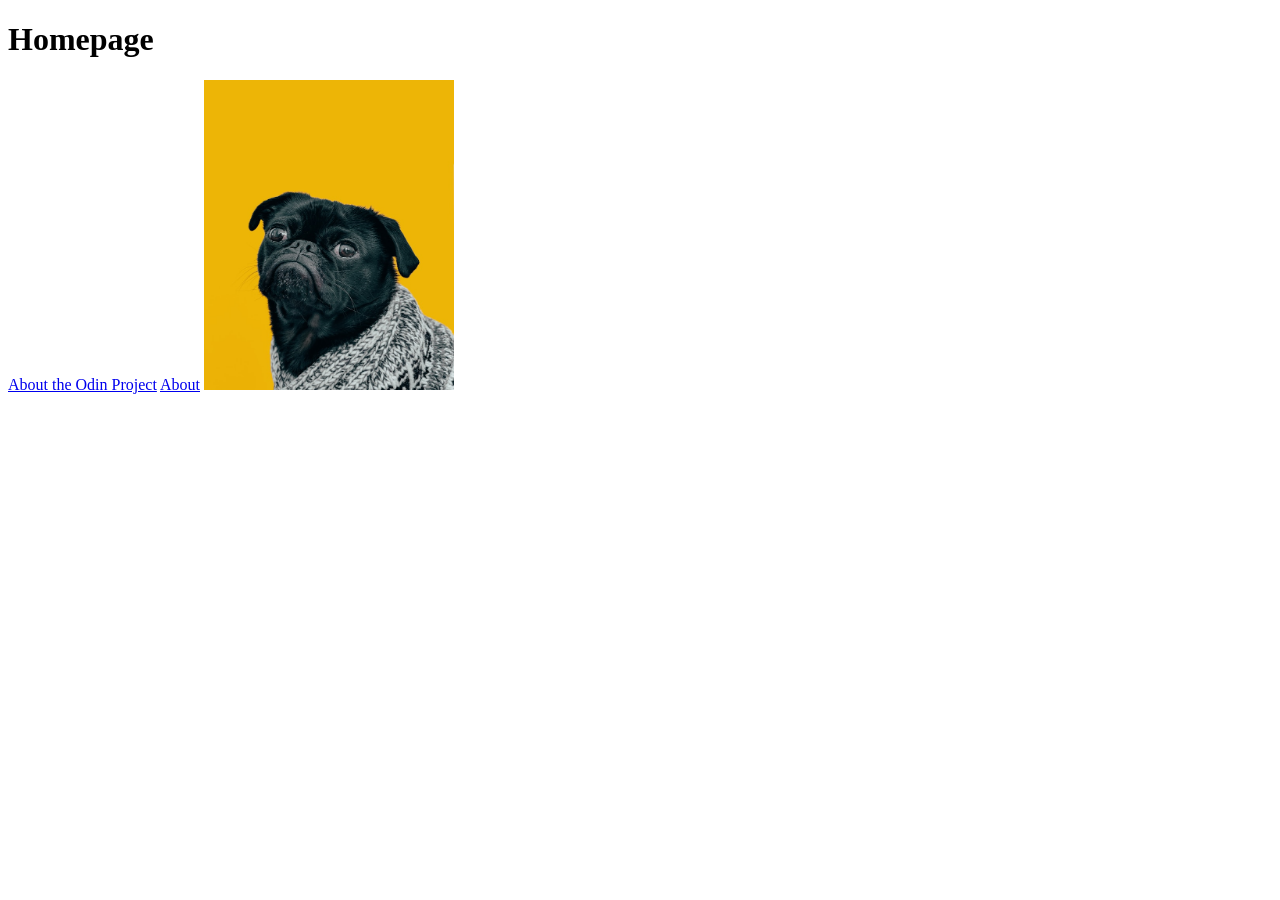
<file: odin-links-and-images/index.html>
<!DOCTYPE html>
<html lang="en">

<head>
    <meta charset="UTF-8">
    <meta name="viewport" content="width=device-width, initial-scale=1.0">
    <title>Home</title>
</head>

<body>
    <h1>Homepage</h1>
    <a href="https://www.theodinproject.com/about">About the Odin Project</a>
    <a href="./pages/about.html">About</a>
    <img alt="Image of a pug" src="./images/dog.jpg" height="310" , width="250">
</body>

</html>
</file>
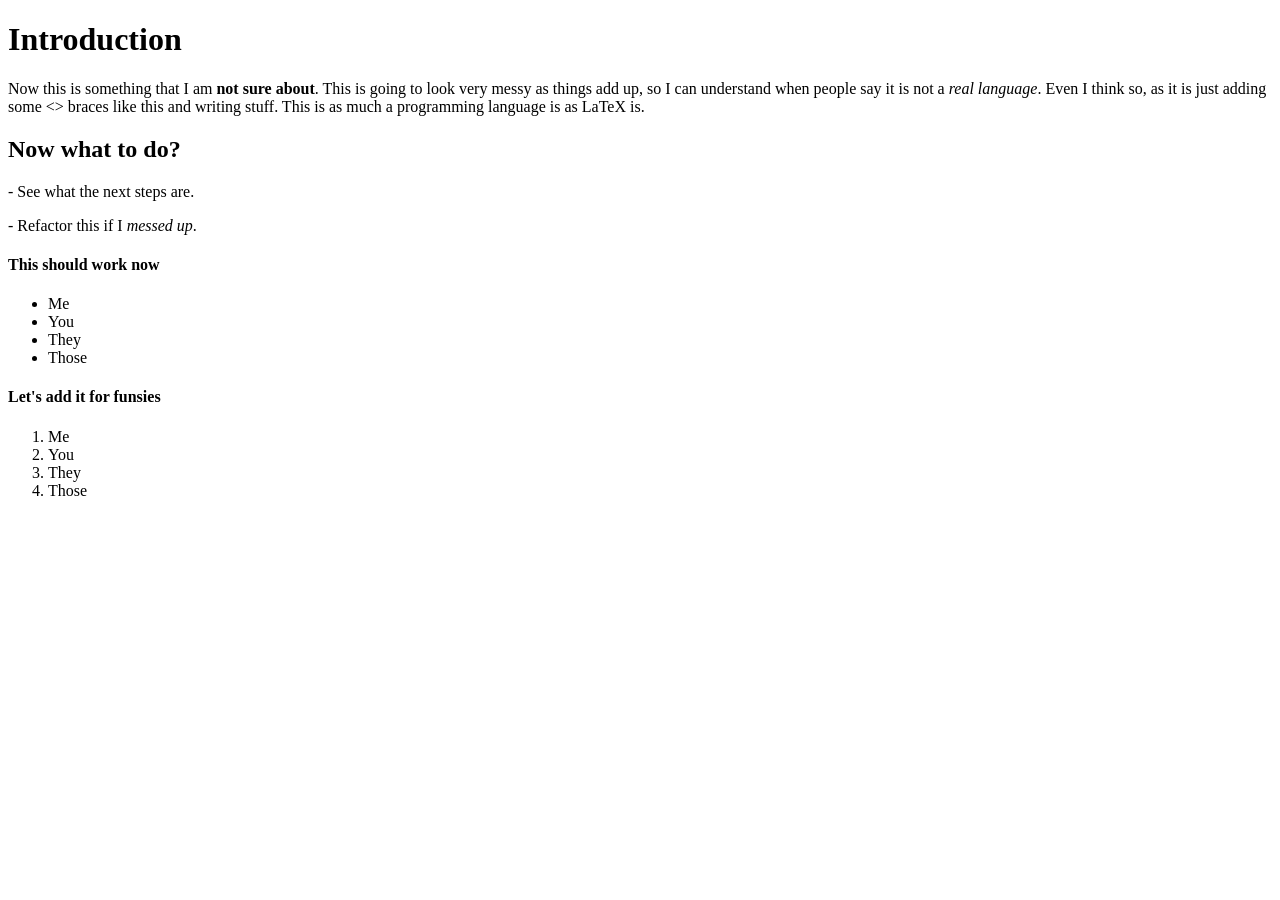
<file: html-boilerplate/dump.html>
<!DOCTYPE html>
<html lang="en">
<head>
    <meta charset="UTF-8">
    <meta name="viewport" content="width=device-width, initial-scale=1.0">
    <title>Baby Steps</title>
</head>
<body>
<h1>Introduction</h1>
<p>
    Now this is something that I am <strong>not sure about</strong>. This is going to look very messy as things add up, so I can understand when people say it is not
    a <em>real language</em>. Even I think so, as it is just adding some <> braces like this and writing stuff. This is as much a programming language is as LaTeX is.
</p>
<h2>Now what to do?</h2>
<p>- See what the next steps are.</p>
<p>- Refactor this if I <em>messed up</em>.</p>
</body>
</html>
<!-- This is basically some random stuff that I'm adding to see if this really is what it is-->
<h4>
    This should work now
</h4>
<ul>
    <li>Me</li>
    <li>You</li>
    <li>They</li>
    <li>Those</li>
</ul>
<!-- ol is the same but if you want numbers. Unless I really really really want numbers you can't make me use those in a bulleted list-->
<h4>
    Let's add it for funsies
</h4>
<ol>
    <li>Me</li>
    <li>You</li>
    <li>They</li>
    <li>Those</li>
</ol>
</file>
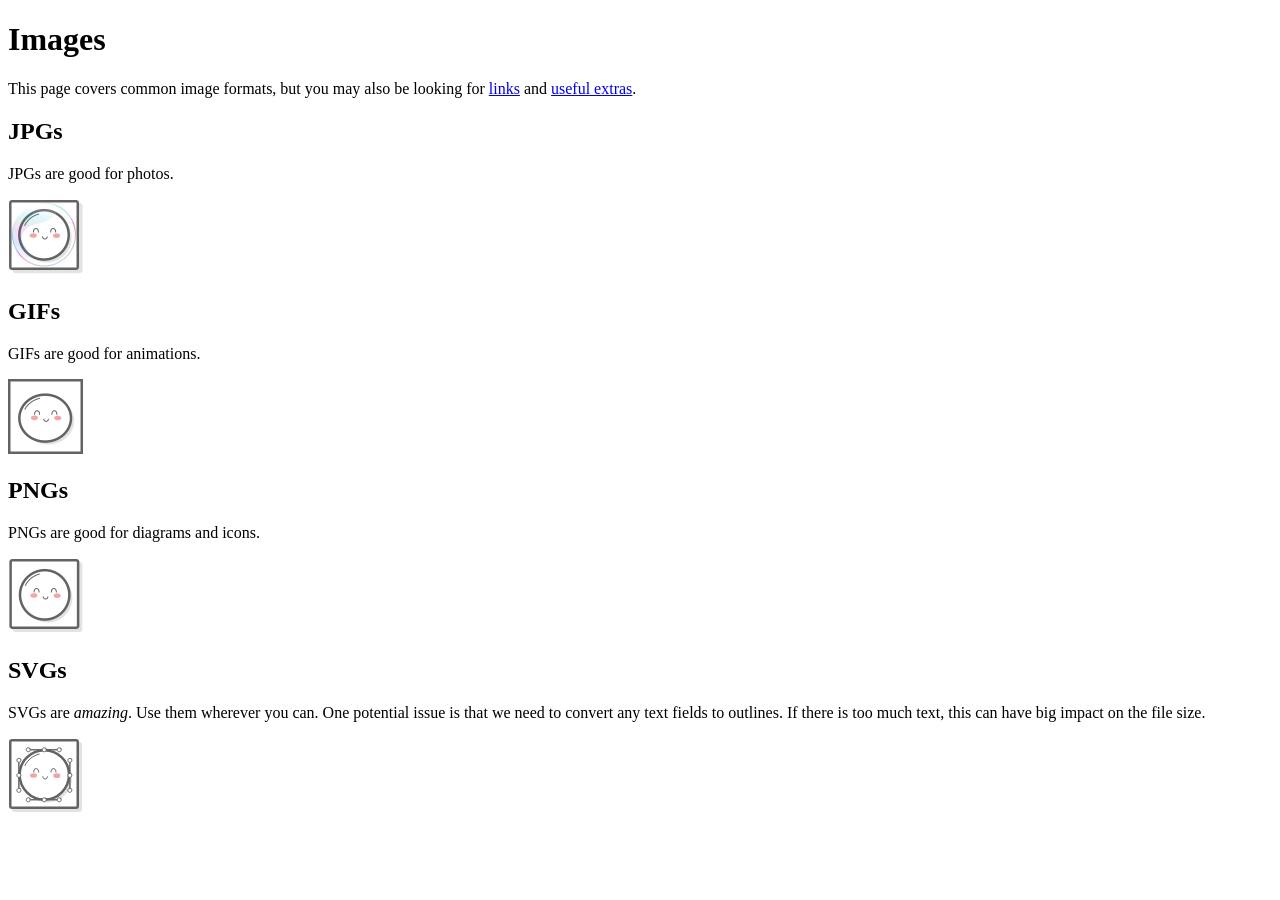
<file: links-and-images/images.html>
<!DOCTYPE html>
<html lang="en">

<head>
    <meta charset="UTF-8">
    <meta name="viewport" content="width=device-width, initial-scale=1.0">
    <title>Images</title>
</head>

<body>
    <h1>Images</h1>
    <p>This page covers common image formats, but you may also be looking for
        <a href="./links.html">links</a> and <a href="./misc/extras.html">useful extras</a>.
    </p>
    <!--JPG-->
    <h2>JPGs</h2>
    <p>JPGs are good for photos.</p>
    <img alt="JPG image of a smiling mochi." src="./images/mochi.jpg" width="75">
    <!--GIF-->
    <h2>GIFs</h2>
    <p>GIFs are good for animations.</p>
    <img alt="A GIF of a smiling mochi bouncing." src="./images/mochi.gif" width="75">
    <!--PNG-->
    <h2>PNGs</h2>
    <p>PNGs are good for diagrams and icons.</p>
    <img alt="PNG image of a smiling mochi." src="./images/mochi.png" width="75">
    <!--SVG-->
    <h2>SVGs</h2>
    <p>SVGs are <em>amazing</em>. Use them wherever you can.
        One potential issue is that we need to convert any text fields to outlines.
        If there is too much text, this can have big impact on the file size.
    </p>
    <img alt="SVG of a smiling mochi." src="./images/mochi.svg">
</body>

</html>
</file>
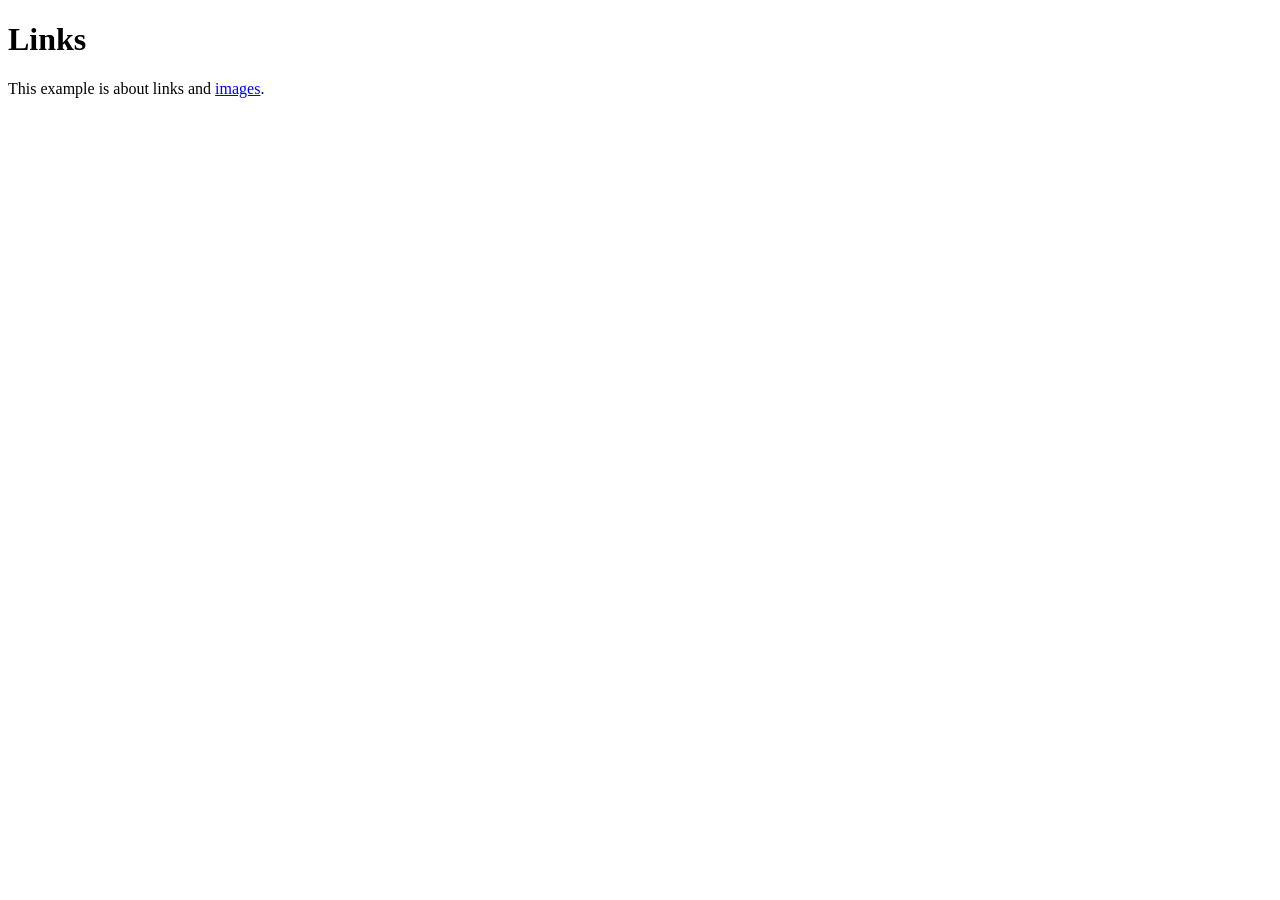
<file: links-and-images/links.html>
<!DOCTYPE html>
<html lang="en">

<head>
    <meta charset="UTF-8">
    <meta name="viewport" content="width=device-width, initial-scale=1.0">
    <title>Links</title>
</head>

<body>
    <h1>Links</h1>
    <p>This example is about links and <a href="images.html">images</a>.</p>
</body>

</html>
</file>
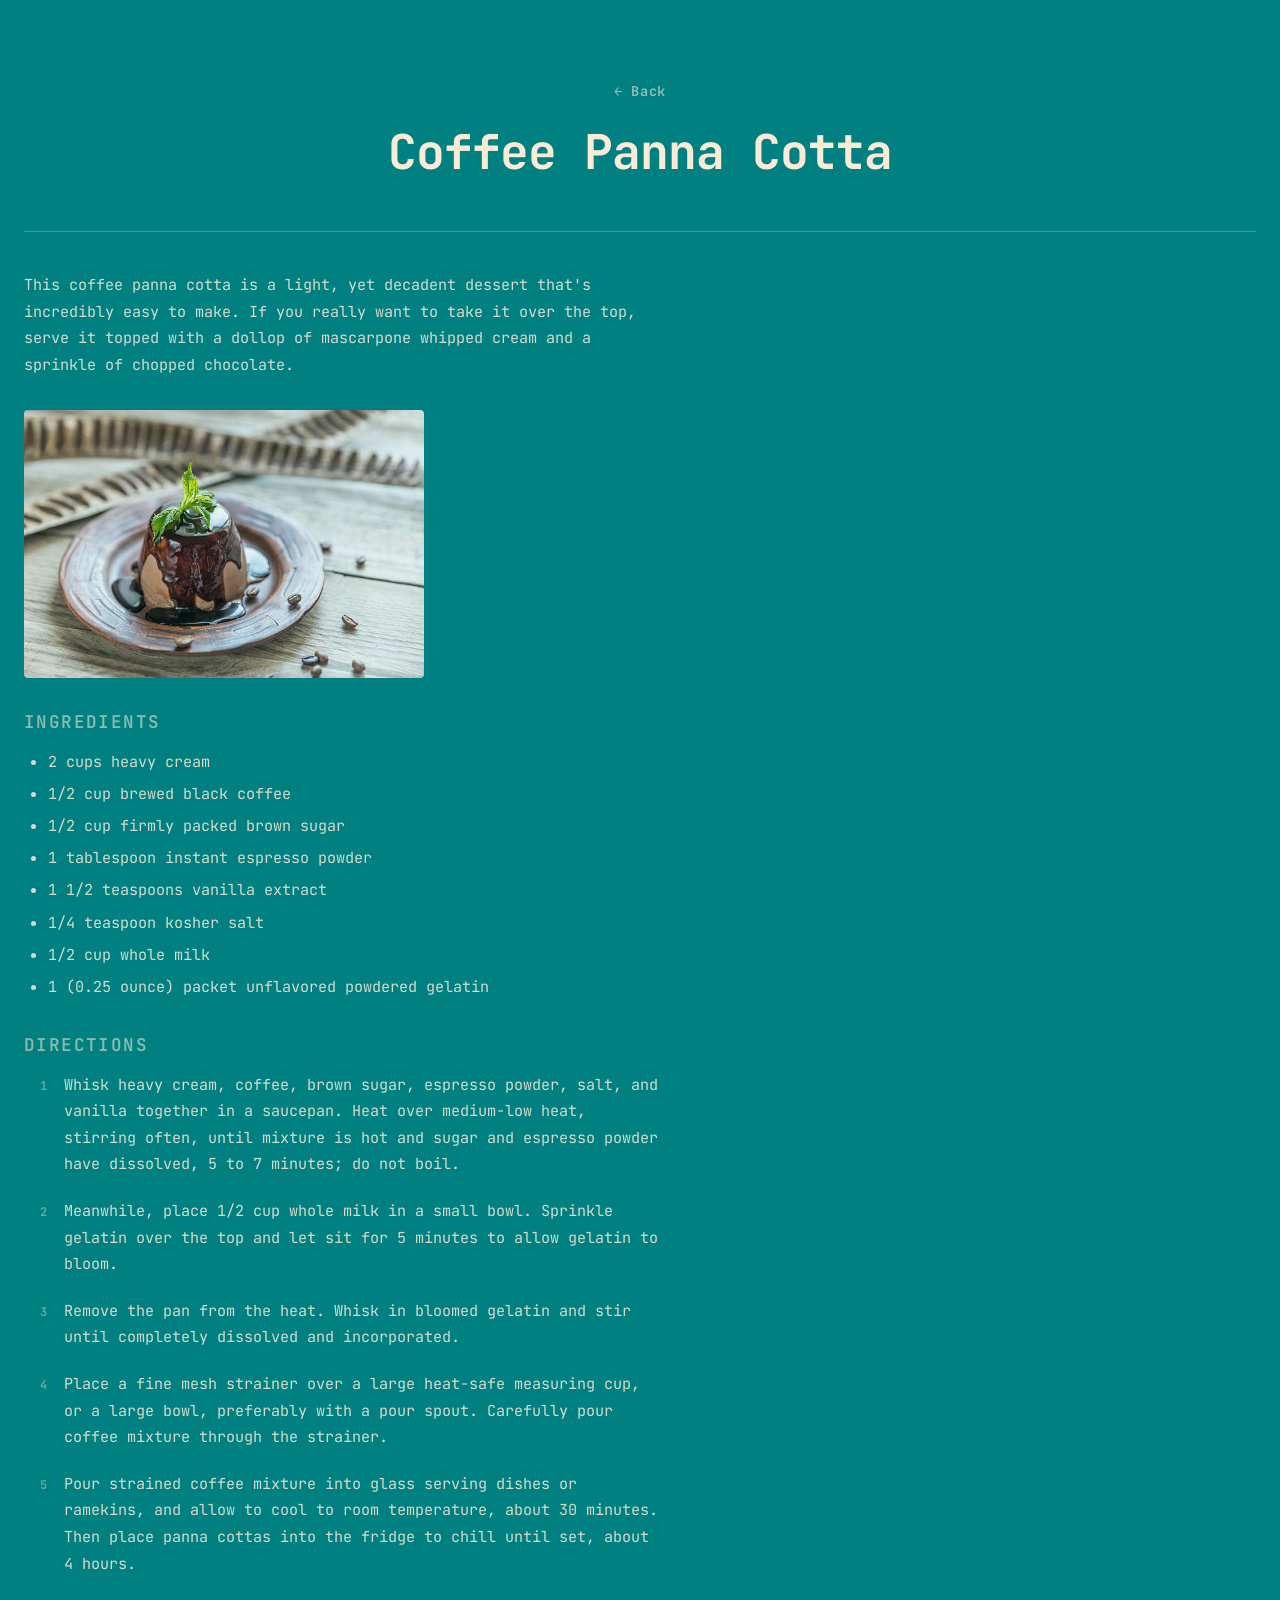
<file: odin-recipes/recipes/coffee-panna-cotta.html>
<!doctype html>
<!--suppress CheckImageSize -->
<html lang="en">
    <head>
        <meta charset="UTF-8" />
        <meta name="viewport" content="width=device-width, user-scalable=no, initial-scale=1.0, maximum-scale=1.0, minimum-scale=1.0" />
        <meta http-equiv="X-UA-Compatible" content="ie=edge" />
        <title>Coffee Panna Cotta Recipe</title>
        <link rel="preconnect" href="https://fonts.googleapis.com">
        <link rel="preconnect" href="https://fonts.gstatic.com" crossorigin>
        <link href="https://fonts.googleapis.com/css2?family=JetBrains+Mono:wght@400;600;700&display=swap" rel="stylesheet">
        <link rel="stylesheet" href="../style.css">
    </head>
    <body>
        <header>
            <nav><a class="back-link" href="../index.html">← Back</a></nav>
            <h1>Coffee Panna Cotta</h1>
        </header>
        <main>
            <p>
                This coffee panna cotta is a light, yet decadent dessert that's
                incredibly easy to make. If you really want to take it over the top,
                serve it topped with a dollop of mascarpone whipped cream and a
                sprinkle of chopped chocolate.
            </p>
            <img
                class="recipe-img"
                src="../img/coffee-panna-cotta.jpg"
                height="250"
                width="400"
                alt="An image of finished coffee panna cotta"
            />
            <h2>Ingredients</h2>
            <ul>
                <li>2 cups heavy cream</li>
                <li>1/2 cup brewed black coffee</li>
                <li>1/2 cup firmly packed brown sugar</li>
                <li>1 tablespoon instant espresso powder</li>
                <li>1 1/2 teaspoons vanilla extract</li>
                <li>1/4 teaspoon kosher salt</li>
                <li>1/2 cup whole milk</li>
                <li>1 (0.25 ounce) packet unflavored powdered gelatin</li>
            </ul>
            <h2>Directions</h2>
            <ol class="steps">
                <li><p>Whisk heavy cream, coffee, brown sugar, espresso powder, salt, and vanilla together in a saucepan. Heat over medium-low heat, stirring often, until mixture is hot and sugar and espresso powder have dissolved, 5 to 7 minutes; do not boil.</p></li>
                <li><p>Meanwhile, place 1/2 cup whole milk in a small bowl. Sprinkle gelatin over the top and let sit for 5 minutes to allow gelatin to bloom.</p></li>
                <li><p>Remove the pan from the heat. Whisk in bloomed gelatin and stir until completely dissolved and incorporated.</p></li>
                <li><p>Place a fine mesh strainer over a large heat-safe measuring cup, or a large bowl, preferably with a pour spout. Carefully pour coffee mixture through the strainer.</p></li>
                <li><p>Pour strained coffee mixture into glass serving dishes or ramekins, and allow to cool to room temperature, about 30 minutes. Then place panna cottas into the fridge to chill until set, about 4 hours.</p></li>
            </ol>
        </main>
    </body>
</html>
</file>
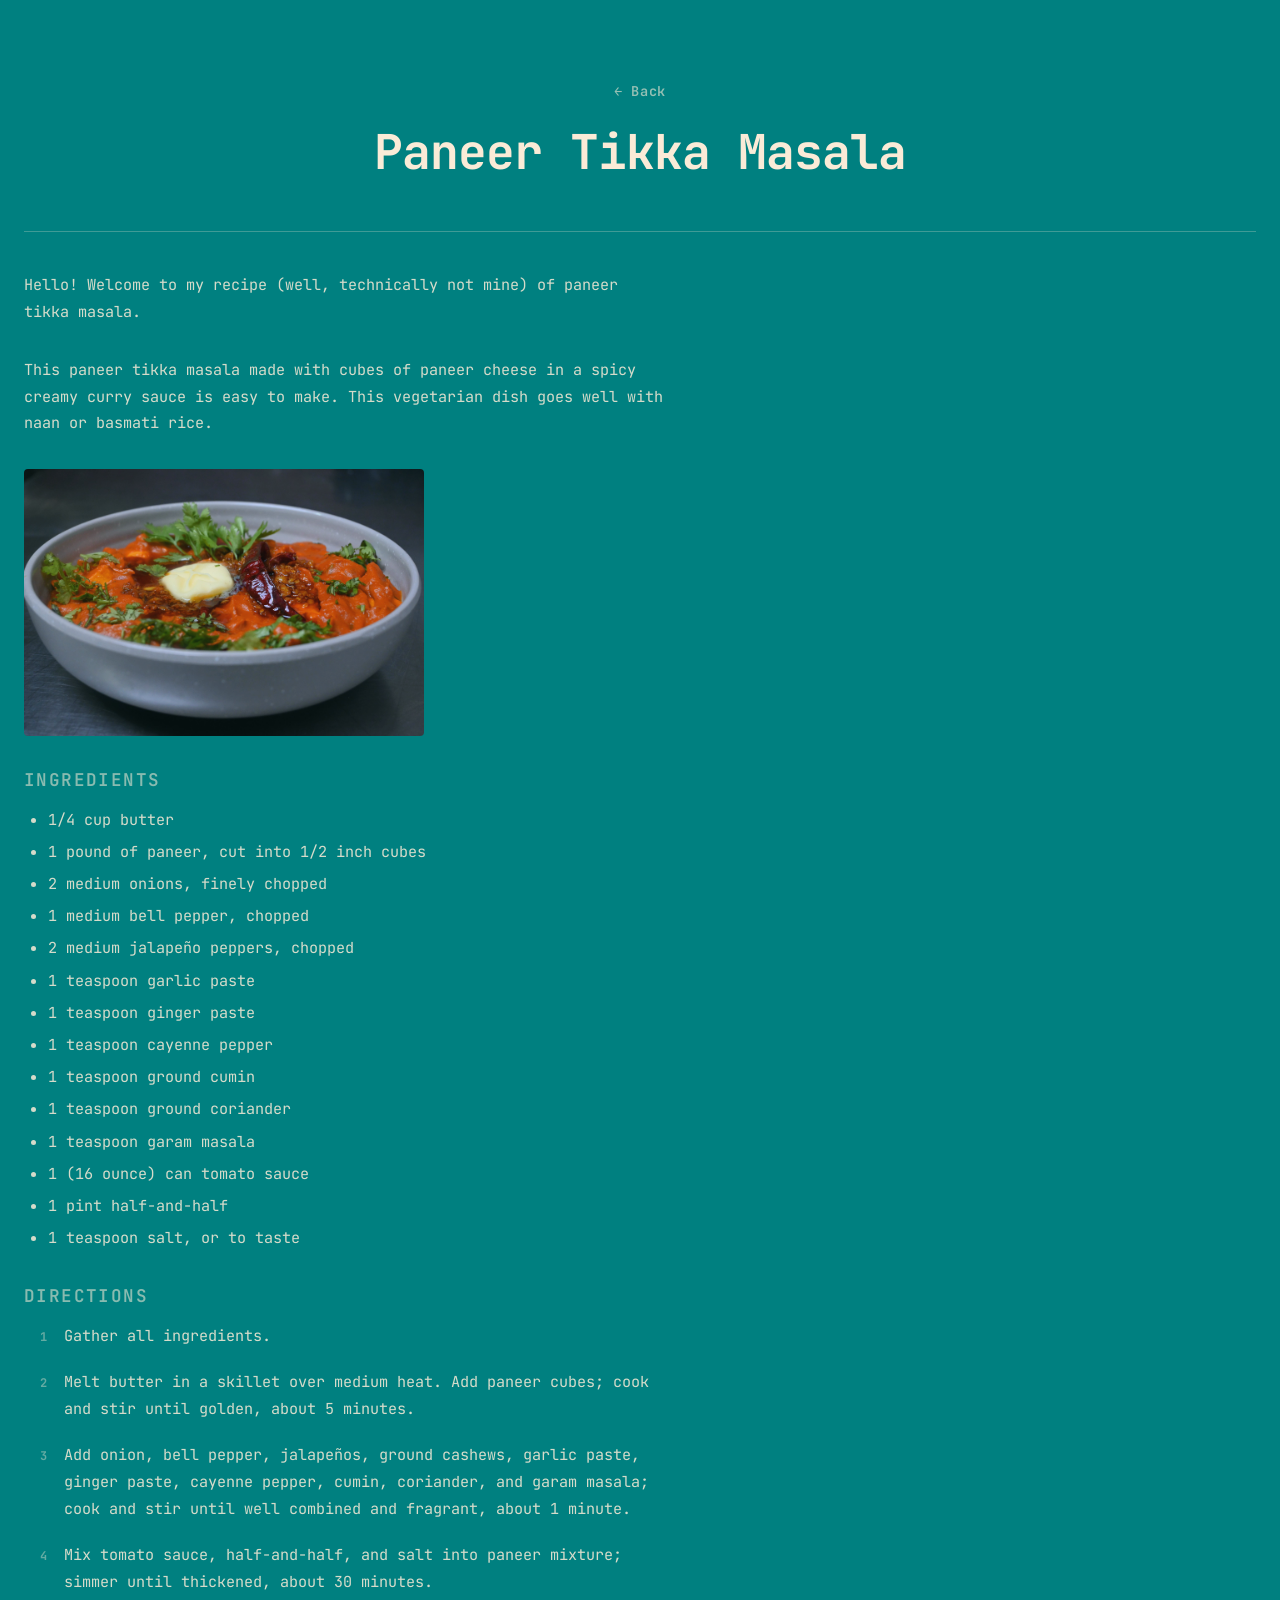
<file: odin-recipes/recipes/paneer-tikka-masala.html>
<!DOCTYPE html>
<!--suppress CheckImageSize -->
<html lang="en">
<head>
    <meta charset="UTF-8">
    <title>Paneer Tikka Masala Recipe</title>
    <link rel="preconnect" href="https://fonts.googleapis.com">
    <link rel="preconnect" href="https://fonts.gstatic.com" crossorigin>
    <link href="https://fonts.googleapis.com/css2?family=JetBrains+Mono:wght@400;600;700&display=swap" rel="stylesheet">
    <link rel="stylesheet" href="../style.css">
</head>
<body>
    <header>
        <nav><a class="back-link" href="../index.html">← Back</a></nav>
        <h1>Paneer Tikka Masala</h1>
    </header>
    <main>
        <p>Hello! Welcome to my recipe (well, technically not mine) of paneer tikka masala.</p>
        <p>This paneer tikka masala made with cubes of paneer cheese in a spicy creamy curry sauce is easy to make. This vegetarian dish goes well with naan or basmati rice.</p>
        <img class="recipe-img" src="../img/paneer-tikka-masala.jpg" width="400" height="300" alt="An image of finished paneer tikka masala"/>
        <h2>Ingredients</h2>
        <ul>
            <li>1/4 cup butter</li>
            <li>1 pound of paneer, cut into 1/2 inch cubes</li>
            <li>2 medium onions, finely chopped</li>
            <li>1 medium bell pepper, chopped</li>
            <li>2 medium jalapeño peppers, chopped</li>
            <li>1 teaspoon garlic paste</li>
            <li>1 teaspoon ginger paste</li>
            <li>1 teaspoon cayenne pepper</li>
            <li>1 teaspoon ground cumin</li>
            <li>1 teaspoon ground coriander</li>
            <li>1 teaspoon garam masala</li>
            <li>1 (16 ounce) can tomato sauce</li>
            <li>1 pint half-and-half</li>
            <li>1 teaspoon salt, or to taste</li>
        </ul>
        <h2>Directions</h2>
        <ol class="steps">
            <li><p>Gather all ingredients.</p></li>
            <li><p>Melt butter in a skillet over medium heat. Add paneer cubes; cook and stir until golden, about 5 minutes.</p></li>
            <li><p>Add onion, bell pepper, jalapeños, ground cashews, garlic paste, ginger paste, cayenne pepper, cumin, coriander, and garam masala; cook and stir until well combined and fragrant, about 1 minute.</p></li>
            <li><p>Mix tomato sauce, half-and-half, and salt into paneer mixture; simmer until thickened, about 30 minutes.</p></li>
        </ol>
    </main>
</body>
</html>
</file>
<file: odin-recipes/style.css>
* {
    box-sizing: border-box;
    margin: 0;
    padding: 0;
}

body {
    font-family: "JetBrains Mono", sans-serif;
    background-color: teal;
    color: antiquewhite;
    min-height: 100vh;
    padding: 2rem 1.5rem;
}

header {
    text-align: center;
    padding: 3rem 1rem 2.5rem;
    border-bottom: 1px solid rgba(250, 235, 215, 0.25);
    margin-bottom: 2.5rem;
}

h1 {
    font-size: 3rem;
    font-weight: 700;
    letter-spacing: -0.02em;
    color: antiquewhite;
    margin-bottom: 0.5rem;
}

.tagline {
    font-size: 0.9rem;
    font-weight: 400;
    color: rgba(250, 235, 215, 0.65);
    letter-spacing: 0.04em;
}

main {
    max-width: 640px;
    text-align: left;
}

main p {
    font-size: 0.95rem;
    line-height: 1.75;
    color: rgba(250, 235, 215, 0.85);
    margin-bottom: 2rem;
}

h2 {
    font-size: 1.1rem;
    font-weight: 600;
    letter-spacing: 0.08em;
    text-transform: uppercase;
    color: rgba(250, 235, 215, 0.55);
    margin-bottom: 1rem;
}

.recipe-list {
    list-style: none;
    display: flex;
    flex-direction: column;
    gap: 0.5rem;
}

.recipe-list li::before {
    content: "→ ";
    color: rgba(250, 235, 215, 0.4);
}

.recipe-list a {
    color: antiquewhite;
    text-decoration: none;
    font-size: 1rem;
    font-weight: 600;
    border-bottom: 1px solid rgba(250, 235, 215, 0.2);
    padding-bottom: 1px;
    transition: border-color 0.15s ease, color 0.15s ease;
}

.recipe-list a:hover {
    color: #fff;
    border-bottom-color: rgba(250, 235, 215, 0.8);
}

/* ── Recipe pages ─────────────────────────────────────── */

.back-link {
    display: inline-block;
    font-size: 0.85rem;
    font-weight: 600;
    color: rgba(250, 235, 215, 0.6);
    text-decoration: none;
    letter-spacing: 0.04em;
    margin-bottom: 1.25rem;
    transition: color 0.15s ease;
}

.back-link:hover {
    color: antiquewhite;
}

.recipe-img {
    display: block;
    max-width: 100%;
    height: auto;
    border-radius: 4px;
    margin: 1.75rem 0 2rem;
    opacity: 0.92;
}

main ul,
main ol {
    padding-left: 1.5rem;
    margin-bottom: 2rem;
}

main ul li,
main ol li {
    font-size: 0.95rem;
    line-height: 1.75;
    color: rgba(250, 235, 215, 0.85);
    margin-bottom: 0.35rem;
}

main ul {
    list-style: disc;
}

.steps {
    list-style: none;
    padding-left: 0;
    counter-reset: step;
    display: flex;
    flex-direction: column;
    gap: 1.25rem;
}

.steps li {
    counter-increment: step;
    display: flex;
    gap: 1rem;
    align-items: baseline;
    margin-bottom: 0 !important;
}

.steps li::before {
    content: counter(step);
    flex-shrink: 0;
    font-size: 0.75rem;
    font-weight: 700;
    color: rgba(250, 235, 215, 0.4);
    letter-spacing: 0.06em;
    padding-top: 0.15em;
    min-width: 1.5rem;
    text-align: right;
}

.steps li p {
    margin-bottom: 0;
}
</file>
